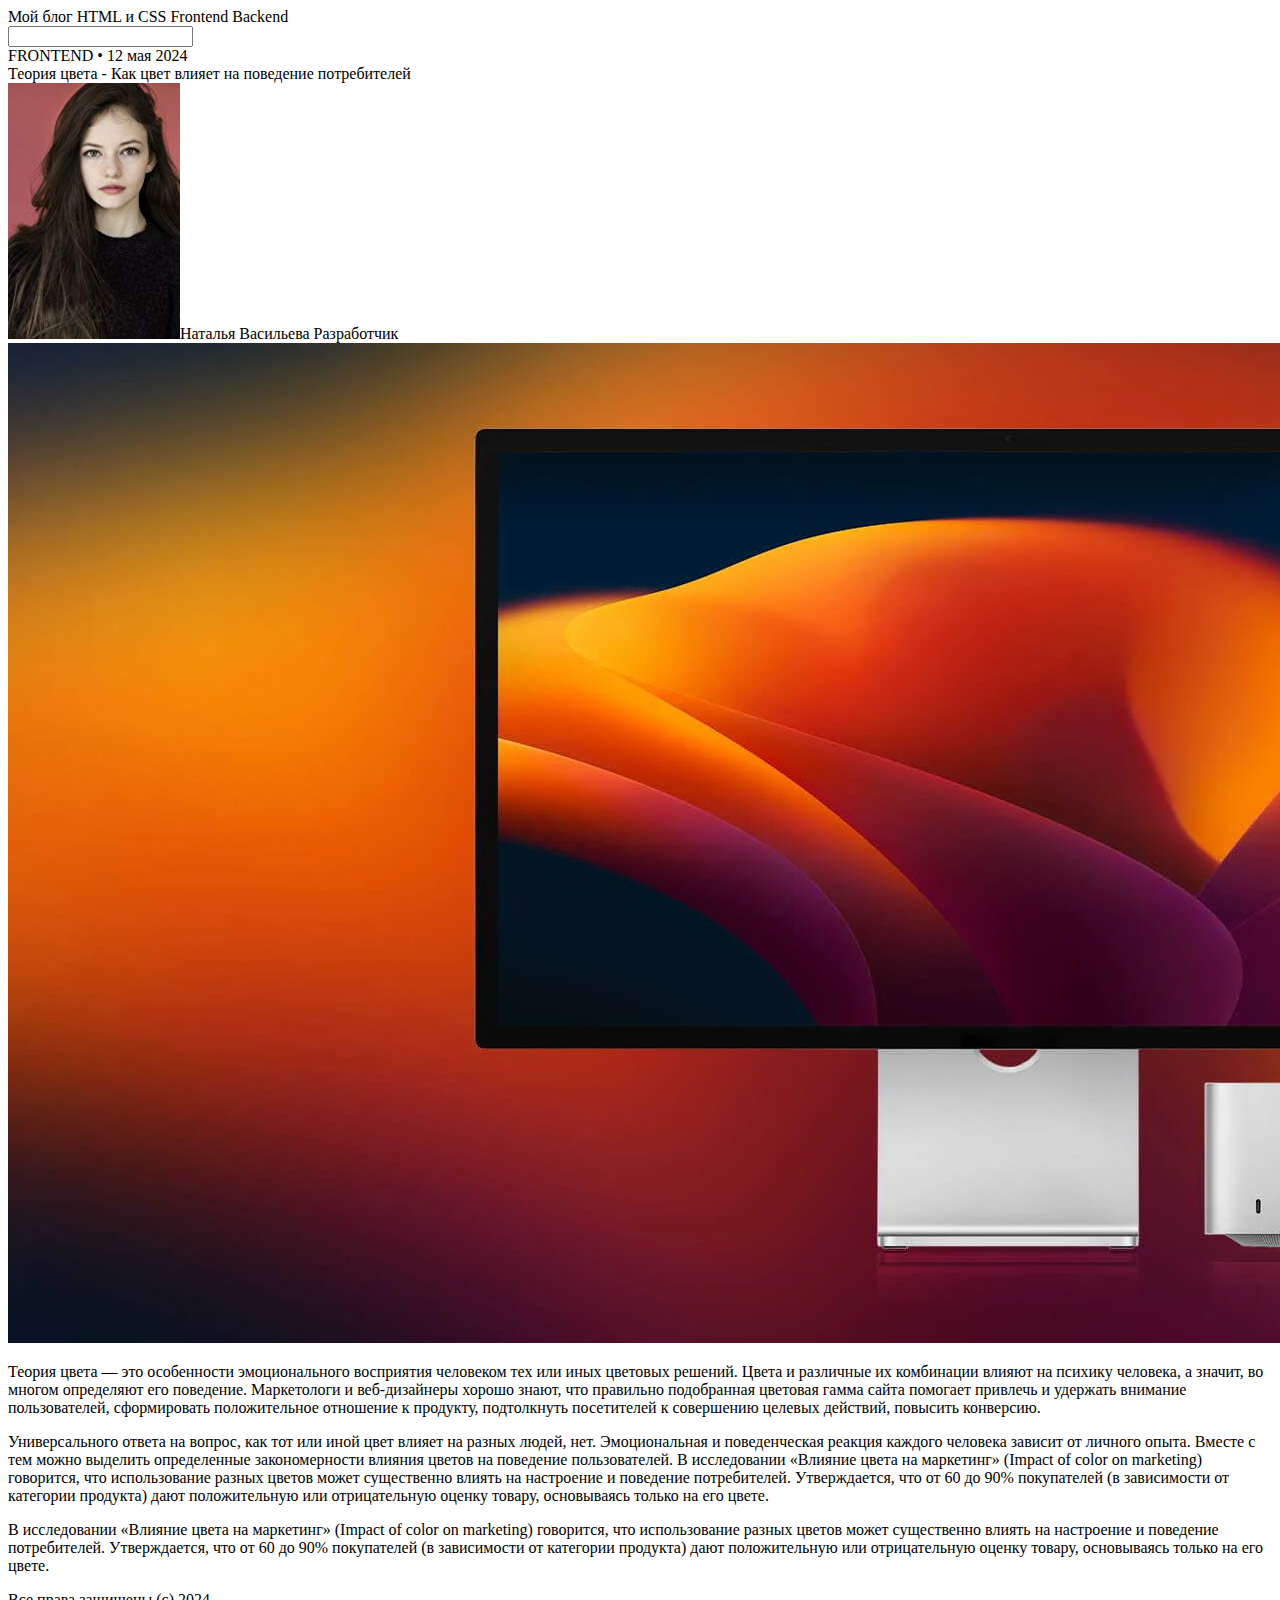
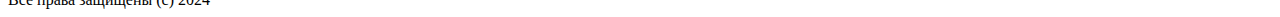
<file: 1-Blog/index.html>
<!DOCTYPE html>
<html lang="en">

<head>
    <meta charset="UTF-8">
    <meta name="viewport" content="width=device-width, initial-scale=1.0">
    <title>Blog</title>
</head>

<body>
    <div>
        <div id="header">
            <div id="buttonPanel">
                <span>Мой блог</span>
                <span>HTML и CSS</span>
                <span>Frontend</span>
                <span>Backend</span>
            </div>
            <div id="search__page">
                <input id="search" />
            </div>
        </div>
        <div id="content__page">

            <div id="articlePage">
                <div id="tags">
                    <span>FRONTEND</span>
                    <span>&#8226;</span>
                    <span>12 мая 2024</span>
                </div>
                <div id="articleTitle">
                    <span>Теория цвета - Как цвет влияет на поведение потребителей</span>
                </div>
                <div id="author">
                    <img src="./images/56d2936ddebdc3f275a19554e34f56b7ae22bd8b.png" <span>Наталья Васильева</span>
                    <span>Разработчик</span>
                </div>
                <div>
                    <img src="./images/8cefa35e4f3f91ff718dae25d01f84692996a2cd.png" <div id="articleText">
                    <p>
                        Теория цвета — это особенности эмоционального восприятия человеком тех или иных цветовых
                        решений. Цвета и различные их
                        комбинации влияют на психику человека, а значит, во многом определяют его поведение. Маркетологи
                        и веб-дизайнеры хорошо
                        знают, что правильно подобранная цветовая гамма сайта помогает привлечь и удержать внимание
                        пользователей, сформировать
                        положительное отношение к продукту, подтолкнуть посетителей к совершению целевых действий,
                        повысить конверсию.
                    </p>
                    <p>
                        Универсального ответа на вопрос, как тот или иной цвет влияет на разных людей, нет.
                        Эмоциональная и поведенческая
                        реакция каждого человека зависит от личного опыта. Вместе с тем можно выделить определенные
                        закономерности влияния
                        цветов на поведение пользователей.

                        В исследовании «Влияние цвета на маркетинг» (Impact of color on marketing) говорится, что
                        использование разных цветов
                        может существенно влиять на настроение и поведение потребителей. Утверждается, что от 60 до 90%
                        покупателей (в
                        зависимости от категории продукта) дают положительную или отрицательную оценку товару,
                        основываясь только на его цвете.
                    </p>
                    <p>
                        В исследовании «Влияние цвета на маркетинг» (Impact of color on marketing) говорится, что
                        использование разных цветов
                        может существенно влиять на настроение и поведение потребителей. Утверждается, что от 60 до 90%
                        покупателей (в
                        зависимости от категории продукта) дают положительную или отрицательную оценку товару,
                        основываясь только на его цвете.
                    </p>
                </div>
            </div>
        </div>
    </div>
    <div id="footer">
        <span>
            Все права защищены (c) 2024
        </span>
    </div>
    </div>
</body>

</html>
</file>
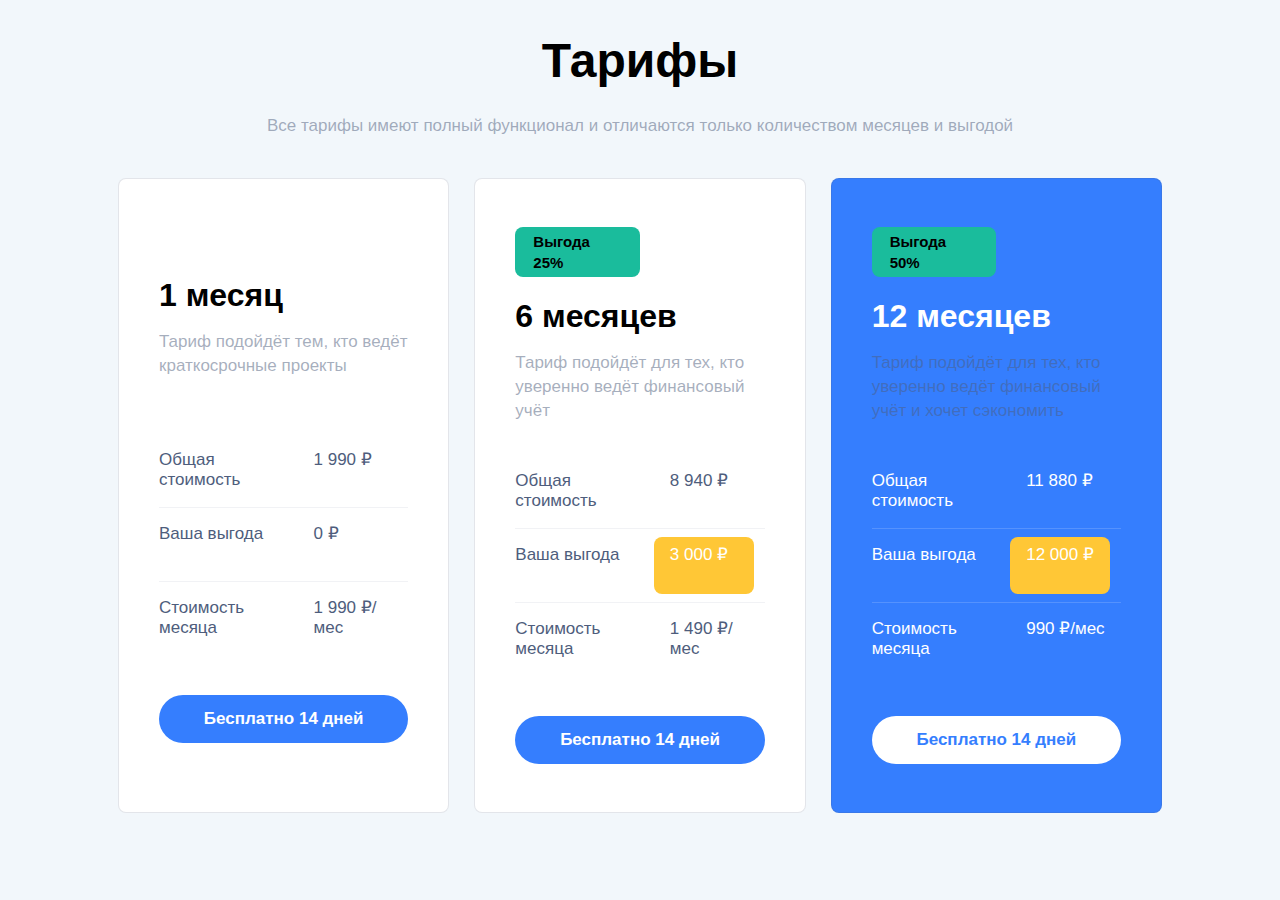
<file: 3-Finio/index.html>
<!DOCTYPE html>
<html lang="en">

<head>
    <meta charset="UTF-8" />
    <meta name="viewport" content="width=device-width, initial-scale=1.0" />
    <title>Document</title>
    <link rel="stylesheet" href="./styles/components.css" />
    <link rel="stylesheet" href="./styles/global.css" />
</head>

<body>
    <div class="rates">
        <h1 class="rates__header">Тарифы</h1>
        <div class="text__info center">
            Все тарифы имеют полный функционал и отличаются только количеством месяцев и выгодой
        </div>
        <div class="articles">
            <article class="article">
                <div class="article__wrapper">
                    <div class="article__hashtags">
                        <div class="article__hashtag collapse"></div>
                    </div>
                    <h2 class="article__header">1 месяц</h2>
                    <div class="text__info">Тариф подойдёт тем, кто ведёт краткосрочные проекты</div>
                    <div class="article__content">
                        <div class="content__row">
                            <div class="content__cell">Общая стоимость</div>
                            <div class="content__cell">1 990 ₽</div>
                        </div>
                        <div class="content__row">
                            <div class="content__cell">Ваша выгода</div>
                            <div class="content__cell">0 ₽</div>
                        </div>
                        <div class="content__row">
                            <div class="content__cell">Стоимость месяца</div>
                            <div class="content__cell">1 990 ₽/мес</div>
                        </div>
                    </div>
                    <div class="button__wrapper">
                        <a href="#" class="button">Бесплатно 14 дней</a>
                    </div>
                </div>

            </article>
            <article class="article">
                <div class="article__wrapper">
                    <div class="article__hashtags">
                        <div class="article__hashtag">
                            <span>Выгода 25%</span>
                        </div>
                    </div>
                    <h2 class="article__header">6 месяцев</h2>
                    <div class="text__info">Тариф подойдёт для тех, кто уверенно ведёт финансовый учёт</div>
                    <div class="article__content">
                        <div class="content__row">
                            <div class="content__cell">Общая стоимость</div>
                            <div class="content__cell">8 940 ₽</div>
                        </div>
                        <div class="content__row">
                            <div class="content__cell">Ваша выгода</div>
                            <div class="content__cell content__cell-special">3 000 ₽</div>
                        </div>
                        <div class="content__row">
                            <div class="content__cell">Стоимость месяца</div>
                            <div class="content__cell">1 490 ₽/мес</div>
                        </div>
                    </div>
                    <div class="button__wrapper">
                        <a href="#" class="button">Бесплатно 14 дней</a>
                    </div>
                </div>
            </article>
            <article class="article article-special">
                <div class="article__wrapper">
                    <div class="article__hashtags">
                        <div class="article__hashtag">Выгода 50%</div>
                    </div>
                    <h2 class="article__header article__header-special">12 месяцев</h2>
                    <div class="text__info">Тариф подойдёт для тех, кто уверенно ведёт финансовый учёт и
                        хочет
                        сэкономить</div>
                    <div class="article__content">
                        <div class="content__row content__row-special">
                            <div class="content__cell light__text">Общая стоимость</div>
                            <div class="content__cell light__text">11 880 ₽</div>
                        </div>
                        <div class="content__row content__row-special">
                            <div class="content__cell light__text">Ваша выгода</div>
                            <div class="content__cell content__cell-special light__text">12 000 ₽</div>
                        </div>
                        <div class=" content__row content__row-special">
                            <div class="content__cell light__text">Стоимость месяца</div>
                            <div class="content__cell light__text">990 ₽/мес</div>
                        </div>
                    </div>
                    <div class="button__wrapper button__wrapper-special">
                        <a href="#" class="button button-special">Бесплатно 14 дней</a>
                    </div>
                </div>
            </article>
        </div>
    </div>

</body>

</html>
</file>
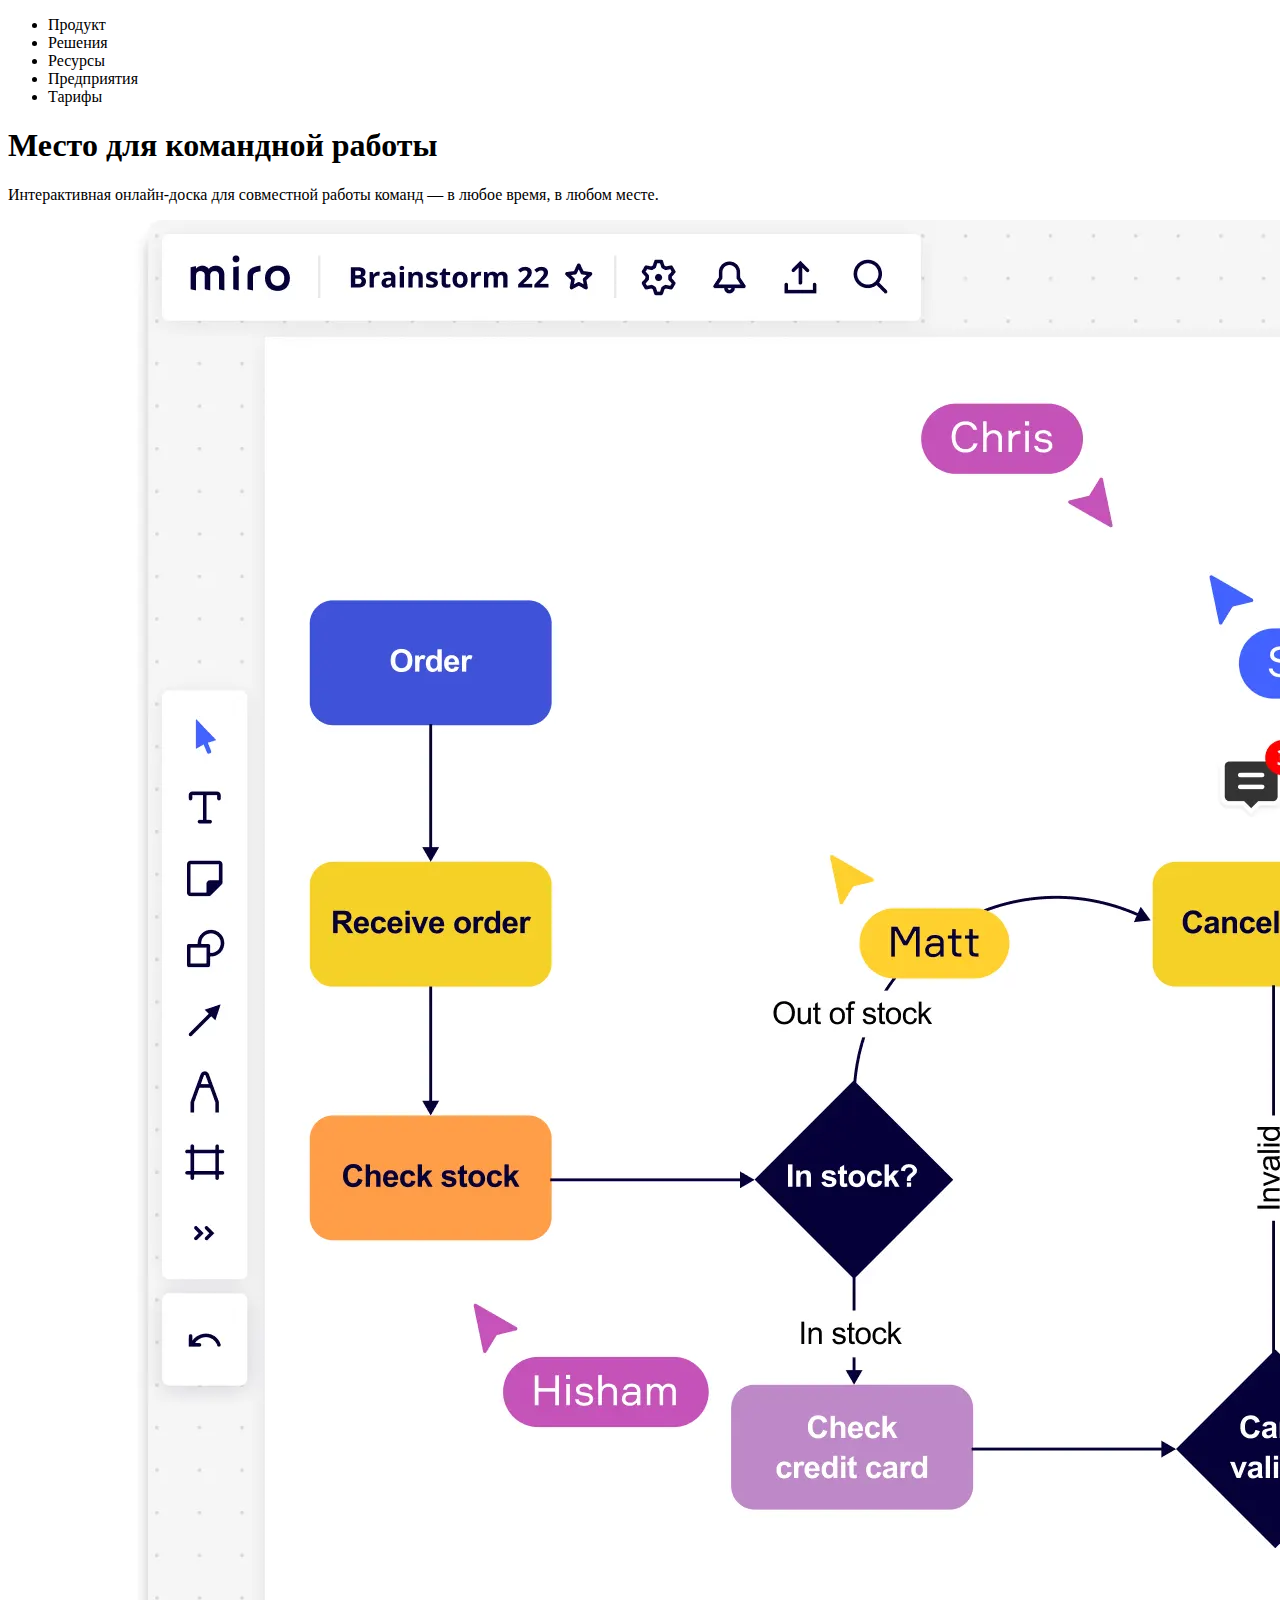
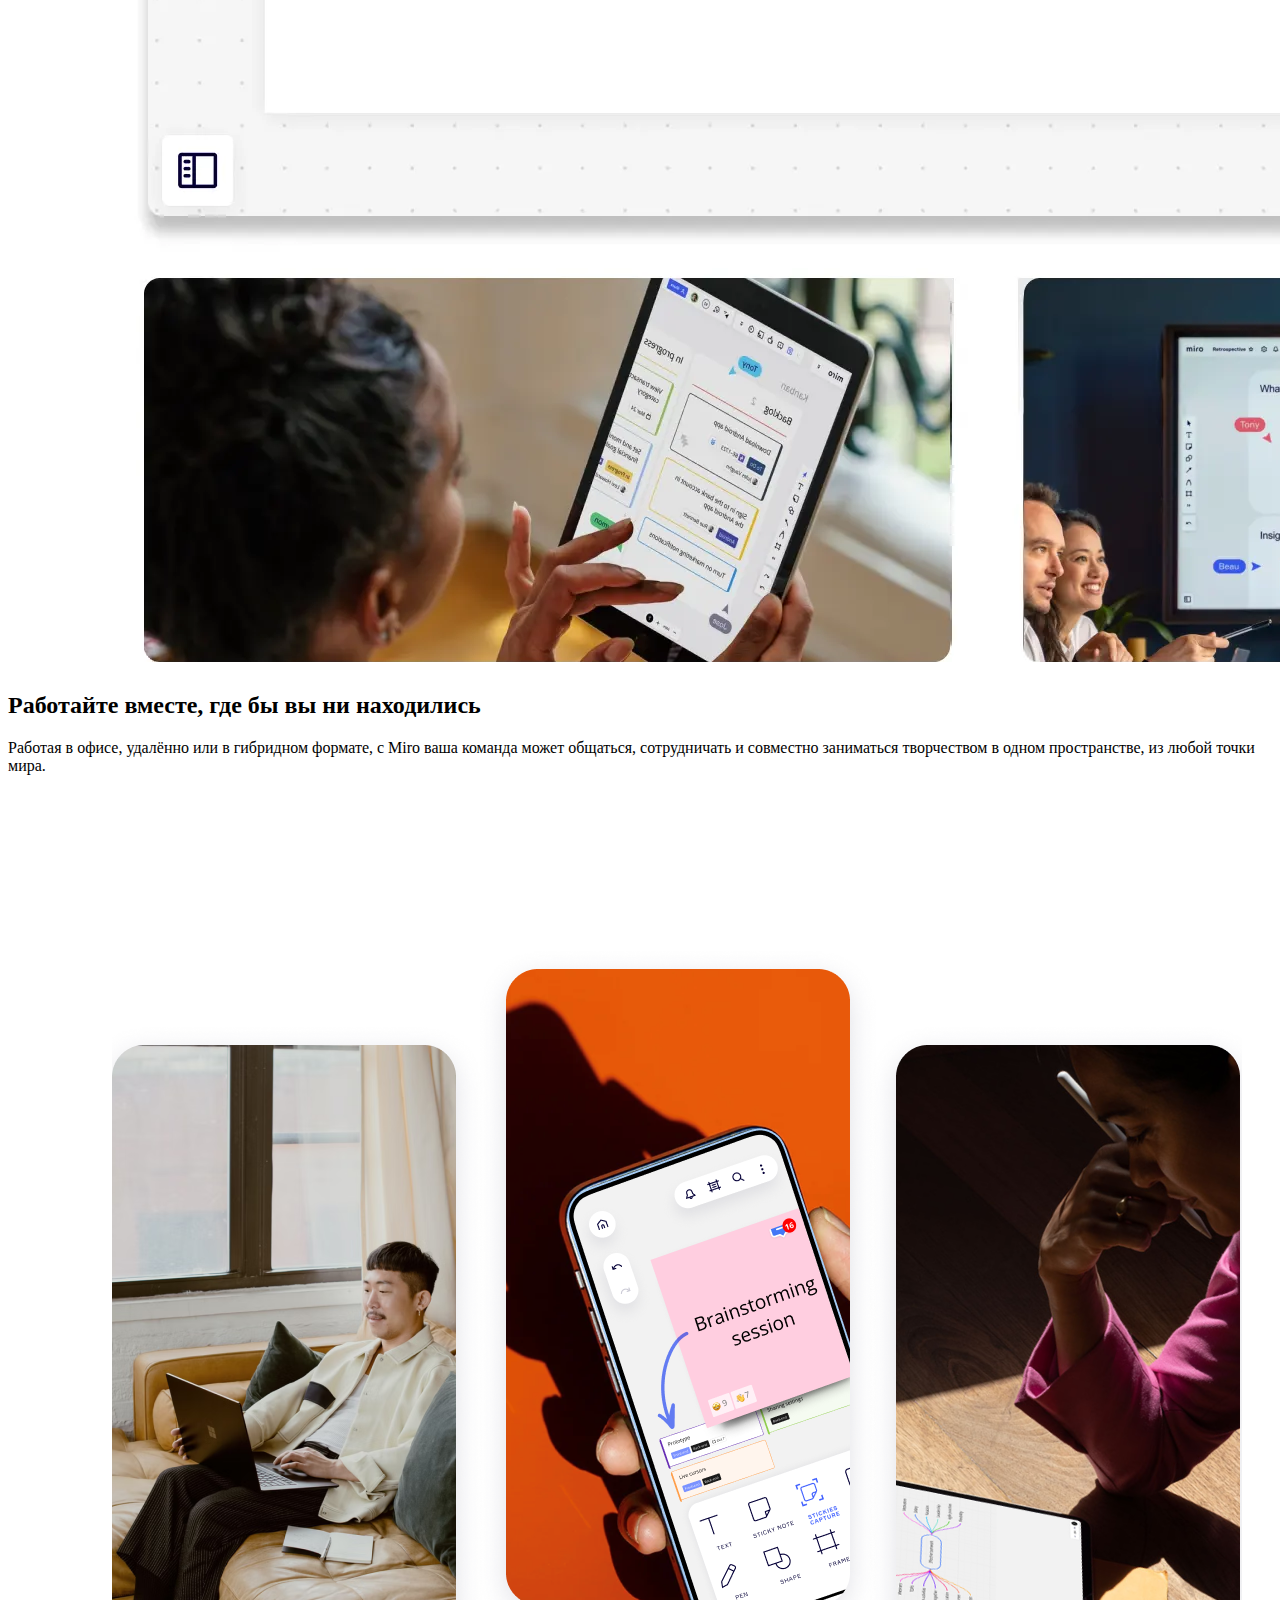
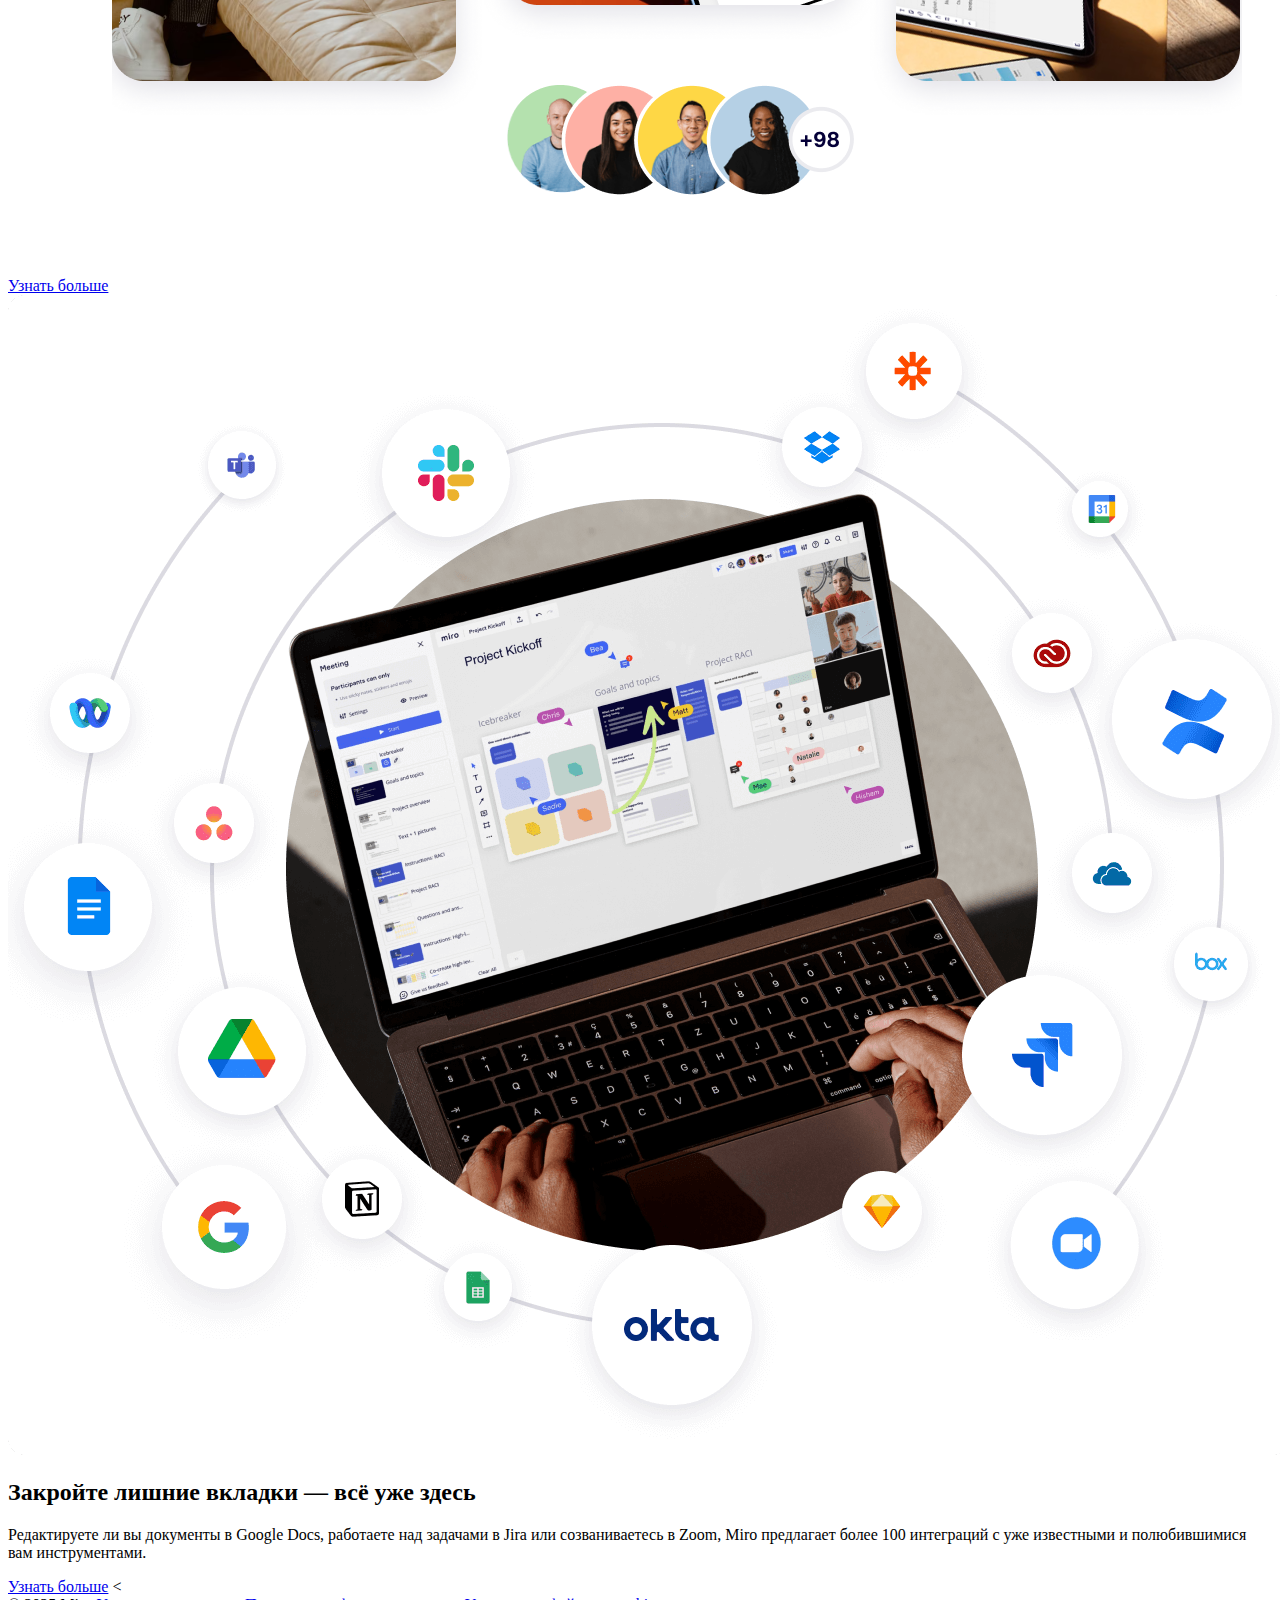
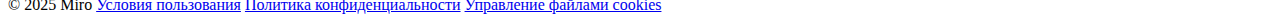
<file: miro/index.html>
<!DOCTYPE html>
<html lang="en">

<head>
    <meta charset="UTF-8">
    <meta name="viewport" content="width=device-width, initial-scale=1.0">
    <title>Miro</title>
</head>

<body>
    <div>
        <header>
            <nav>
                <ul>
                    <li>
                        <span>Продукт</span>
                    </li>
                    <li>
                        <span>Решения</span>
                    </li>
                    <li>
                        <span>Ресурсы</span>
                    </li>
                    <li>
                        <span>Предприятия</span>
                    </li>
                    <li>
                        <span>Тарифы</span>
                    </li>
                </ul>
            </nav>
        </header>
        <main>
            <section>
                <h1>Место для командной работы</h1>
                <p>Интерактивная онлайн-доска для совместной работы команд — в любое время, в любом месте.</p>
                <img src="./imeges/5c4aee1776a2d4a74843e3ab18c1097cd1aa84ee.png" alt="Рабочий экран Miro" />
            </section>
            <section>
                <h2>Работайте вместе, где бы вы ни находились</h2>
                <p>Работая в офисе, удалённо или в гибридном формате, с Miro ваша команда может общаться, сотрудничать и
                    совместно
                    заниматься творчеством в одном пространстве, из любой точки мира.</p>
                <a href="#">Узнать больше</a>
                <img src="./imeges/3cb42e39a613beaae883f6f8879d46c960ae8007.png" alt="Коллаж людей работы с Miro" />
            </section>
            <section>
                <img src="./imeges/5aaccf066a9b1a555d15b5769a5ec2b1870f5af7.png"
                    alt="Рабочий экран Miro c интеграциями" />
                <h2>Закройте лишние вкладки — всё уже здесь</h2>
                <p>Редактируете ли вы документы в Google Docs, работаете над задачами в Jira или созваниваетесь в Zoom,
                    Miro предлагает
                    более 100 интеграций с уже известными и полюбившимися вам инструментами.</p>
                <a href="#">Узнать больше</a>
                < </section>
        </main>
        <footer>
            <span>&copy; 2025 Miro</span>
            <a href="#">Условия пользования</a>
            <a href="#">Политика конфиденциальности</a>
            <a href="#">Управление файлами cookies</a>
        </footer>
    </div>

</body>

</html>
</file>
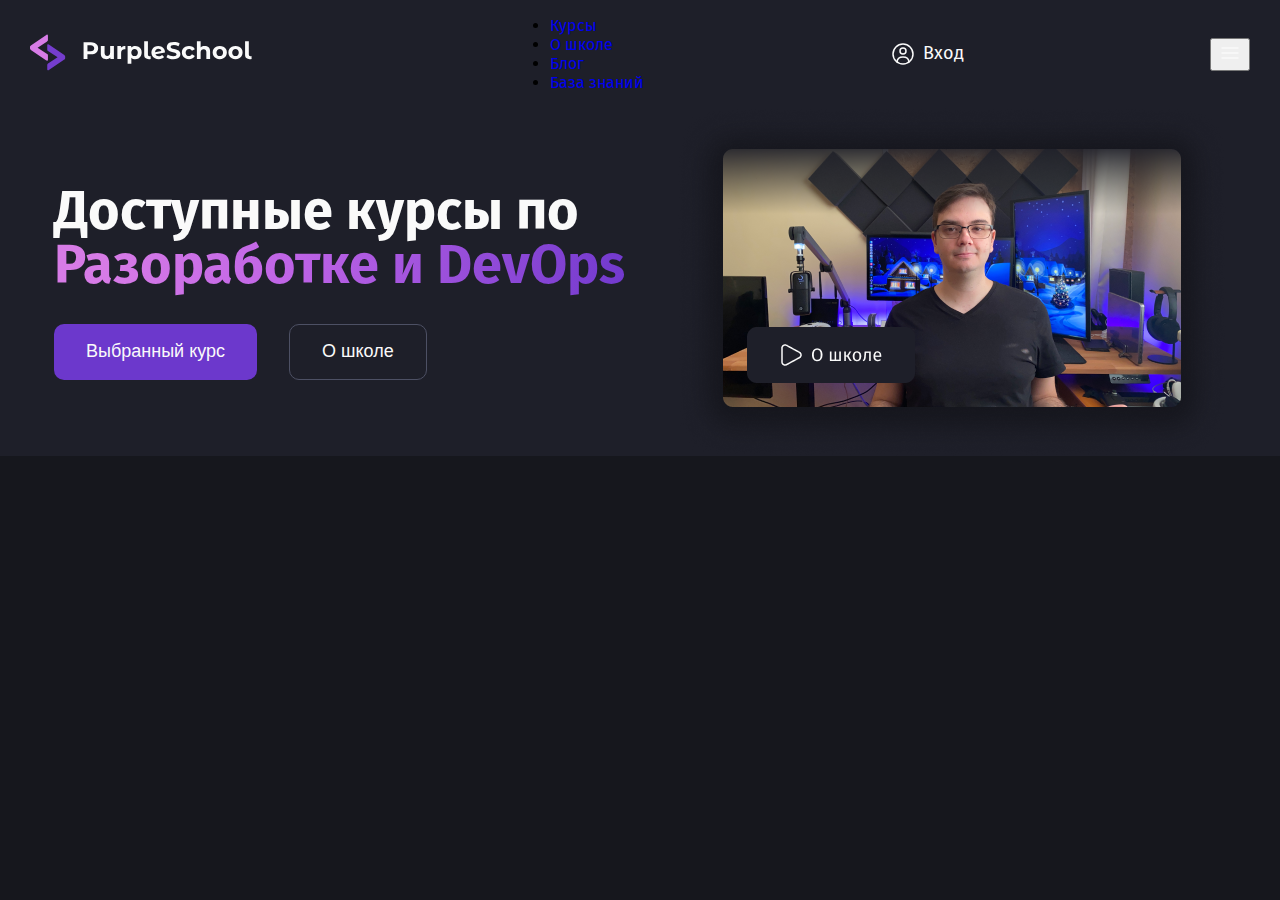
<file: purpleschool/index.html>
<!DOCTYPE html>
<html lang="en">

<head>
    <meta charset="UTF-8">
    <meta name="viewport" content="width=device-width, initial-scale=1.0">
    <title>Purple School</title>
    <link rel="preconnect" href="https://fonts.googleapis.com">
    <link rel="preconnect" href="https://fonts.gstatic.com" crossorigin>
    <link href="https://fonts.googleapis.com/css2?family=Fira+Sans:wght@400;700&display=swap" rel="stylesheet">
    <link rel="stylesheet" href="./styles/footer.css" />
    <link rel="stylesheet" href="./styles/global.css" />
    <link rel="stylesheet" href="./styles/header.css" />
    <link rel="stylesheet" href="./styles/components.css" />
    <link rel="stylesheet" href="./styles/page.css" />
</head>

<body>
    <header class="header">
        <div class="header__wrapper">
            <a href="#">
                <img class="header__logo" src="./images/PurpleScool.svg" alt="Логотип PurpleScool" />
            </a>
            <nav>
                <ul class="menu">
                    <li class="menu__item menu__item_active"><a href="#">Курсы</li>
                    <li class="menu__item"><a href="#">О школе</a></li>
                    <li class="menu__item"><a href="#">Блог</a></li>
                    <li class="menu__item"><a href="#">База знаний</a></li>
                </ul>
            </nav>
            <a class="header__login">
                <img src="./images/user.svg" alt="Иконка пользователя" />
                <div>Вход</div>
            </a>
            <button class="header__mobile-menu-button">
                <img src="./images/menu.svg" alt="Мобильное меню" />
            </button>
        </div>
    </header>
    <section class="section section_light">
        <div class="advert">
            <div class="advert__left">
                <h1 class="advert__h1">Доступные курсы по<br />
                    <span class="advert__h1_gradient">Разоработке и DevOps</span>
                </h1>
                <div class="advert__buttons">
                    <button class="button button_primary">Выбранный курс</button>
                    <button class="button button_ghost">О школе</button>
                </div>
            </div>
            <img class="advert__right" src="./images/videoschool.png" alt="Видео о школе с автором" />
        </div>
    </section>
</body>

</html>
</file>
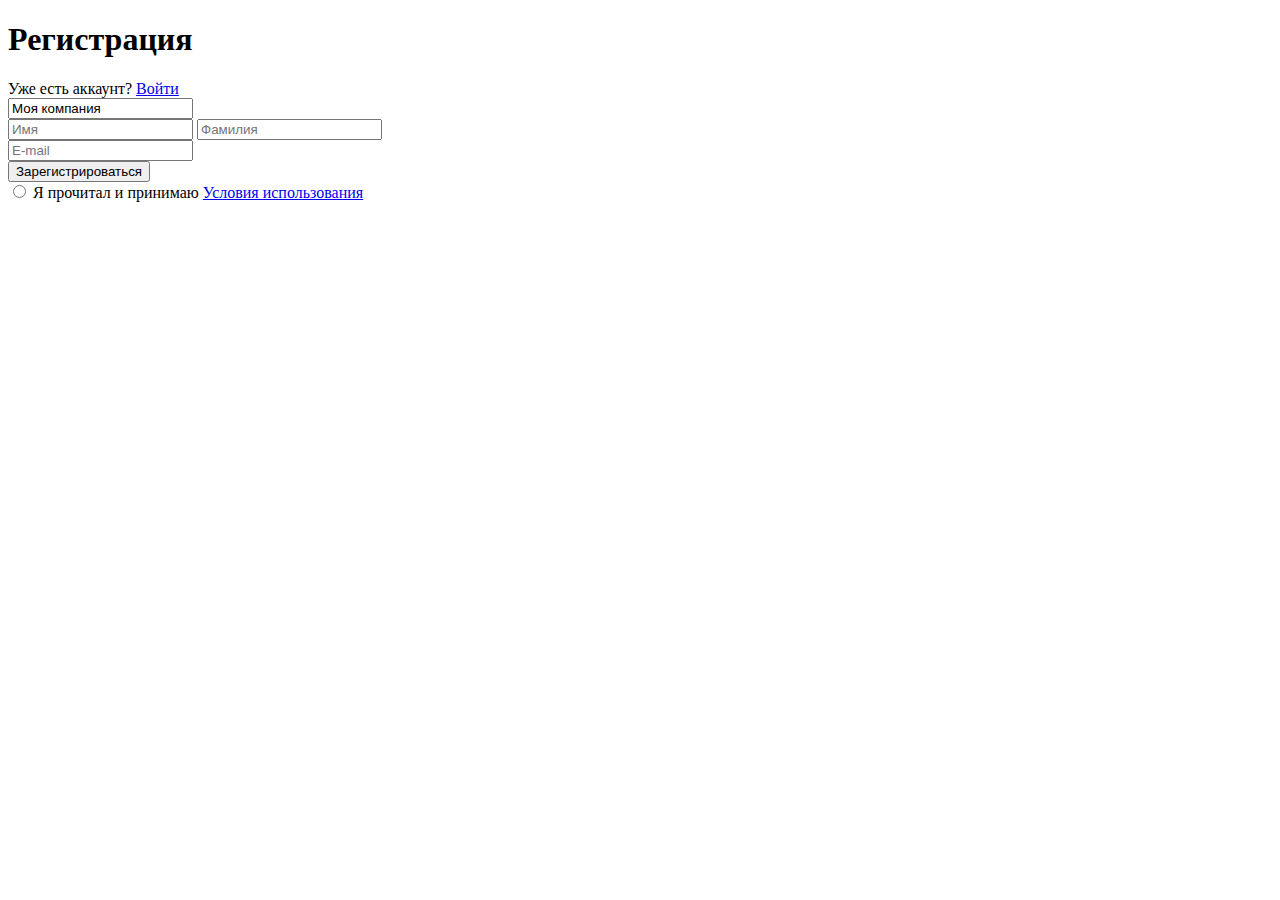
<file: Register/index.html>
<!DOCTYPE html>
<html lang="en">

<head>
    <meta charset="UTF-8">
    <meta name="viewport" content="width=device-width, initial-scale=1.0">
    <title>Document</title>
</head>

<body>
    <main>
        <h1>Регистрация</h1>
        <div>
            <span>Уже есть аккаунт?</span>
            <a href="#" target="_blank">Войти</a>
        </div>

        <form action="#">
            <div>
                <input type="company" id="company" name="company" placeholder="Моя компания" value="Моя компания" />
            </div>
            <div>
                <input type="name" id="name" name="name" placeholder="Имя" />
                <input type="surname" id="surname" name="surname" placeholder="Фамилия" />
            </div>
            <div>
                <input type="email" id="email" name="email" placeholder="E-mail" />
            </div>
            <button>Зарегистрироваться</button>
            <div>
                <input type="radio" name="conditions" id="read">
                <label for="read">Я прочитал и принимаю</label>
                <a href="#" target="_blank">Условия использования</a>
            </div>
        </form>
    </main>
</body>

</html>
</file>
<file: 3-Finio/styles/components.css>
.rates {
    max-width: var(--layout-width);
    margin: 0 auto;
    display: grid;
}

.rates__header {
    font-weight: 600;
    font-size: 48px;
    line-height: 120%;
    text-align: center;
    margin-bottom: 24px;
}

.text__info {
    font-weight: 500;
    font-size: 17px;
    font-style: Medium;
    line-height: 140%;
    color: var(--color-secondary);
}

.center {
    text-align: center;
}

.articles {
    display: grid;
    grid-auto-flow: column;
    grid-template-columns: repeat(auto-fit, min-max(328px, 1fr));
    gap: 25px;
    margin: 40px 118px;
}

.article {
    border-radius: var(--border-radius-8);
    border: 1px solid rgba(78, 93, 124, 0.16);
    background-color: var(--color-bg-article);
    padding: 48px 40px;
}

.article-special {
    background-color: var(--color-bg-actual);
}

.article__hashtags {
    display: grid;
    grid-auto-flow: column;
    grid-template-columns: repeat(2, 1fr)
}

.article__hashtag {
    background-color: var(--color-bg-hashtag);
    font-weight: 800;
    font-size: 15px;
    line-height: 140%;
    grid-column: min-max(span(25%), 124px);
    border-radius: var(--border-radius-8);
    padding: 4px 18px;
    margin-bottom: 20px;
}

.collapse {
    visibility: collapse;
    height: 29px;
}

.article__header {
    margin: 0px;
    font-weight: 800;
    font-size: 32px;
    line-height: 120%;
    margin-bottom: 16px;
    color: var(--color-text-header);
}

.article__header-special {
    color: var(--color-text);
}

.article__wrapper .text__info {
    margin-bottom: 32px;
    height: 72px;
}

.article__content {
    display: grid;
    grid-auto-flow: row;
    grid-template-rows: repeat(3, 2fr);
    margin-bottom: 40px;
}

.content__row {
    display: grid;
    grid-auto-flow: column;
    grid-template-columns: repeat(9, 1fr);
    border-bottom: 1px solid var(--border-color);
}

.content__row-special {
    border-bottom: 1px solid var(--border-color-special)
}

.content__row:last-child {
    border-bottom: none !important
}

.content__cell {
    grid-column: span 5;
    font-weight: 500;
    font-size: 17px;
    line-height: 120%;
    color: var(--color-content);
    padding: 16px 0px;
}

.content__cell:last-child {
    padding: 16px 16px;
}

.content__cell-special {
    background-color: var(--color-bg-special);
    color: var(--color-text);
    border-radius: var(--border-radius-8);
    padding: 8px 16px !important;
    vertical-align: middle;
    margin: 8px 0px;
    display: inline;
    max-width: 100px;
}

.light__text {
    color: var(--color-text);
}

.button__wrapper {
    background-color: var(--color-bg-actual);
    border-radius: 50px / 50px;
    padding: 12px 34px;
    text-align: center;

}

.button__wrapper-special {
    background-color: var(--color-bg-article);
}

.button {
    color: var(--color-link);
    font-weight: 800;
    font-size: 17px;
    line-height: 140%;
}

.button-special {
    color: var(--color-link-hover);
}

@media(max-width:1110px) {

    .articles {
        display: grid;
        grid-auto-flow: row;
        grid-template-rows: repeat(auto-fit, min-max(328px, 1fr));
        margin: 40px 24px;
    }

}
</file>
<file: 3-Finio/styles/global.css>
:root {
    --color-text: #FFFFFF;
    --color-text-header: #000000;
    --color-secondary: rgba(78, 93, 124, 0.5);
    --color-content: #4E5D7C;
    --color-link: #FFFFFF;
    --color-link-hover: #357EFE;
    --color-bg: #F2F7FB;
    --color-bg-article: #fff;
    --color-bg-actual: #357EFE;
    --color-bg-hashtag: #1ABC9C;
    --color-bg-special: #FFC736;

    --border-radius-8: 8px;
    --border-color: rgba(78, 93, 124, 0.08);
    --border-color-special: rgba(255, 255, 255, 0.16);

    --layout-width: 1392px;
}

* {
    box-sizing: border-box;
}

html {
    -webkit-font-smoothing: antialiased;
    -moz-osx-font-smoothing: grayscale;
    text-rendering: optimizeLegibility;
}

body {
    background: var(--color-bg);
    margin: 0;
    font-family: 'Inter', sans-serif;
    font-weight: 400;
    font-style: normal;
    background-color: var(--color-bg);
}

a {
    text-decoration: none;
}
</file>
<file: purpleschool/styles/footer.css>
.footer {
    background-color: var(--color-bg-footer);
}

.footer__wrapper {
    max-width: var(--layout-width);
    margin: 0 auto;
    padding: 60px 24px 100px;
}

.footer__social {
    display: flex;
    justify-content: space-between;
    margin-bottom: 36px;
    gap: 24px;
}

.footer__menu {
    display: flex;
    gap: 24px 80px;
    margin-bottom: 48px;
}

.footer__menu-header {
    font-weight: 400;
    font-size: 16px;
    line-height: 120%;
    color: var(--color-secondary);
}

.menu-small {
    list-style: none;
    padding: 0;
}

.menu-small__item {
    font-weight: 400;
    font-size: 18px;
    line-height: 120%;
    margin-bottom: 12px;
    color: var(--color-link-hover);
}

.menu-small__item a {
    color: var(--color-text);
}

.menu-small__item a:hover {
    color: var(--color-link-hover);
}

.footer__copywrite {
    font-weight: 400;
    font-size: 16px;
    line-height: 150%;
    color: var(--color-link-hover);
}

@media (max-width: 860px) {
    .footer__menu {
        flex-direction: column;
        margin-bottom: 24px;
    }
}

@media (max-width: 640px) {
    .footer__menu {
        flex-direction: column;
    }
}
</file>
<file: purpleschool/styles/global.css>
:root {
    --color-primary: #6c38CC;
    --color-primary-hover: #5b2bb2;
    --color-bg: #16171D;
    --color-bg-medium: #1E1F29;
    --color-bg-light: #2E2D3D;
    --color-text: #FAFAFA;
    --color-link-hover: #AFB2BF;
    --color-stroke: #4D5064;

    --border-radius-8: 8px;
    --border-radius-10: 10px;
    --layout-width: 1172px;

    --gradient-text: linear-gradient(93.33deg, #D77BE6 9.26%, #BE63E6 42.32%, #6C36CC 104.58%);
}

body {
    background: var(--color-bg);
    margin: 0;
    font-family: 'Fira Sans', sans-serif;
    font-weight: 400;
    font-style: normal;
}

a {
    text-decoration: none;
}
</file>
<file: purpleschool/styles/header.css>
/* header */
.header {
    background-color: var(--color-bg-medium);
}

.header__wrapper {
    max-width: 1220px;
    margin: 0 auto;
    display: flex;
    justify-content: space-between;
    align-items: center;
}

.header__login {
    display: flex;
    gap: 8px;
    align-items: center;
    font-size: 18px;
    line-height: 120%;
    color: var(--color-text);
    cursor: pointer;
}

.header__login:hover {
    color: var(--color-link-hover;
    }

    .header__logo {}

    /* menu */
    .menu {
        list-style: none;
        display: flex;
        gap: 40px;
    }

    .menu__item {
        padding: 8px 16px;
    }

    .menu__item a {
        font-size: 18px;
        line-height: 120%;
        color: var(--color-text);
    }

    .menu__item:hover a {
        color: var(--color-link-hover);
    }

    .menu__item_active {
        border: 1px solid var(--color-stroke);
        border-radius: var(--border-radius-8);
    }
</file>
<file: purpleschool/styles/components.css>
/*Section*/

.section_light {
    background-color: var(--color-bg-medium);
    margin: 0 auto;
}

.section__wrapper {
    max-width: var(--layout-width);
    margin: 100px auto;
    display: flex;
    flex-direction: column;
}

/* Button*/

.button {
    padding: 16px 32px;
    color: var(--color-text);
    background: none;
    border: 0;
    font-weight: 400;
    font-size: 18px;
    line-height: 120%;
    border-radius: var(--border-radius-10);
    cursor: pointer;
    display: inline-block;
    text-align: center;
}

.button_primary {
    background: var(--color-primary);
}

.button_primary:hover {
    background: var(--color-primary-hover);
}

.button_ghost {
    border: 1px solid var(--color-stroke);
}

.button_ghost:hover {
    background: var(--color-bg-light);
}


@media (max-width:640px) {
    .button {
        padding: 12px 32px;
    }
}

/*social-icons*/

.social-icons {
    display: flex;
    gap: 24px;
    align-items: center;
}

.social-icons-icon {
    border: 1px solid var(--color-stroke);
    border-radius: var(--border-radius-8);
    text-decoration: none;
    padding: 11px;
    width: 48px;
    height: 48px;
}

.social-icons-icon:hover {
    background-color: var(--color-bg-medium);
}

/*section*/

.section .social-icons {
    margin-bottom: 32px;
}

.hashtag {
    color: var(--color-secondary);
    font-weight: 400;
    font-size: 18px;
    line-height: 120%;
    margin-bottom: 8px;
}

.section-header {
    font-weight: 400;
    font-size: 46px;
    line-height: 120%;
    color: var(--color-text);
    padding: 0px;
    margin-bottom: 0 0 32px 0;
}

@media (max-width:860px) {

    .section-header {
        font-size: 34px;
        line-height: 120%;
    }
}

/*paragraph*/

.paragraph {
    color: var(--color-text);
    font-weight: 400;
    font-size: 18px;
    line-height: 150%;
    margin-bottom: 32px;
    max-width: 787px;
}

.paragraph_32 {
    margin-bottom: 32px;
}

/*post*/
.post-wrapper {
    display: flex;
    flex-direction: column;
    gap: 36px;
    margin-bottom: 48px;
}

.post__info {
    display: flex;
    gap: 32px;
}

.post__stat {
    display: flex;
    align-items: center;
    gap: 6px;
    color: var(--color-link-hover);
    font-weight: 400;
    font-size: 16px;
    line-height: 120%;
}

.post__header {
    font-weight: 700;
    font-size: 24px;
    line-height: 120%;
    margin: 12px 0px;
    color: var(--color-text);
}

.post__text {
    font-weight: 400;
    font-size: 16px;
    line-height: 150%;
    color: var(--color-text);
}

@media (max-width:860px) {
    .post__header {
        font-size: 21px;
    }
}


/*card*/

.card {
    background-color: var(--color-bg-medium);
    border-radius: var(--border-radius-10);
}

.card__32 {
    padding: 32px;
}
</file>
<file: purpleschool/styles/page.css>
.advert {
    max-width: var(--layout-width);
    margin: 0 auto;
    display: flex;
    justify-content: space-between;
    align-items: center;
    padding: 40 24px;
}

.advert__left {
    display: flex;
    flex-direction: column;
    gap: 32px
}

.advert__h1 {
    margin: 0;
    font-weight: 700;
    font-size: 54px;
    line-height: 100%;
    color: var(--color-text);
}

.advert__h1_gradient {
    background: var(--gradient-text);
    background-clip: text;
    -webkit-background-clip: text;
    -webkit-text-fill-color: transparent;
}

.advert__buttons {
    display: flex;
    gap: 32px;
}

.advert a {
    display: block;
}

@media (max-width:1200px) {
    .advert {
        flex-direction: column;
    }

    .advert__buttons {
        justify-content: center;
    }

    .advert__h1 {
        text-align: center;
    }
}

@media (max-width:640px) {
    .advert__h1 {
        font-size: 30px;
        line-height: 120%;
    }

    .advert__right {
        width: 100%;
    }

    .advert {
        padding: 0 24px;
    }
}

@media (max-width:480px) {
    .advert__buttons {
        gap: 16px;
    }
}

/*post*/

.post {
    display: flex;
    gap: 32px;
    padding: 36px 32px;
    color: var(--color-text)
}

@media (max-width:860px) {
    .post {
        flex-direction: column;
    }
}

/*button-more*/

.button-more {
    display: flex;
    justify-content: center;
}
</file>
